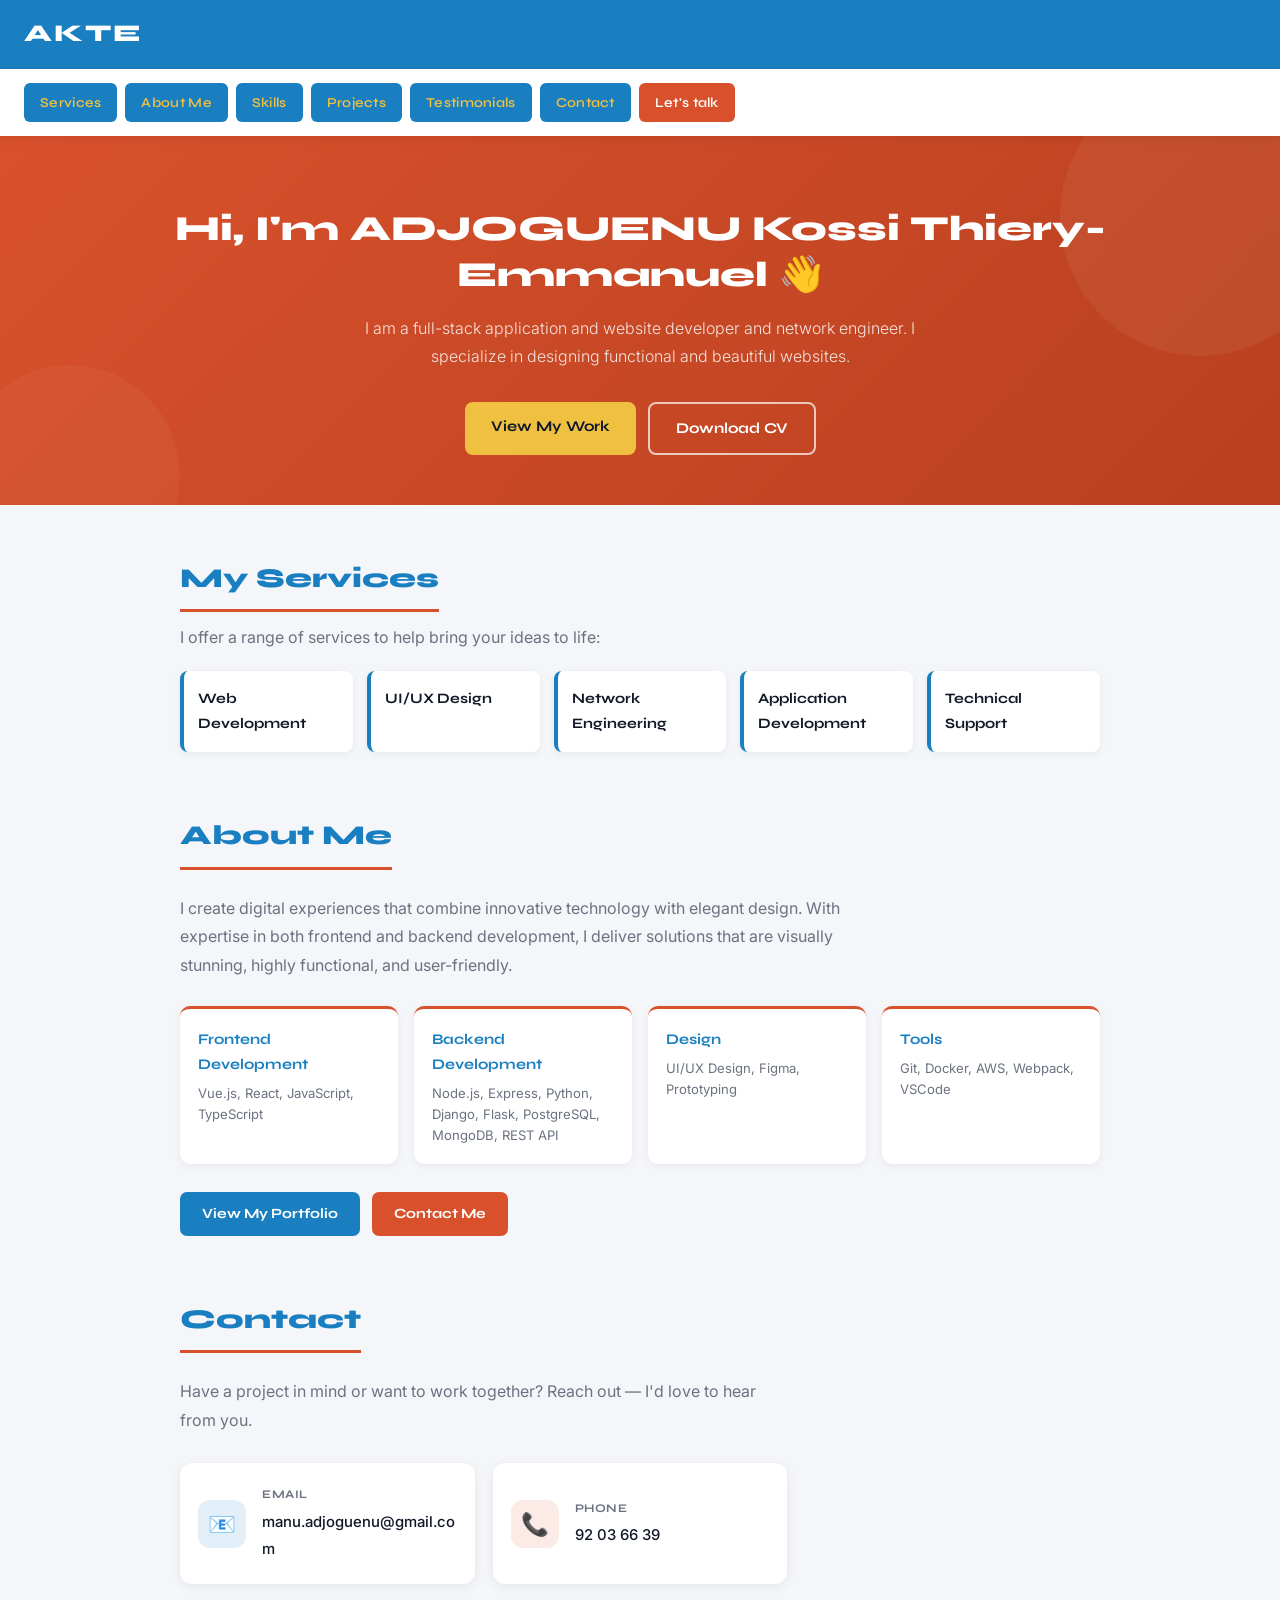
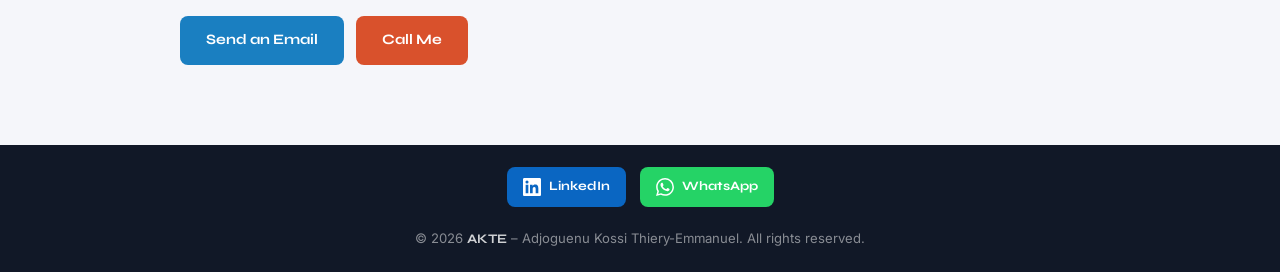
<file: index.html>
<!DOCTYPE html>
<html lang="en">
<head>
    <meta charset="UTF-8">
    <meta name="viewport" content="width=device-width, initial-scale=1.0">
    <title>AKTE – Adjoguenu Kossi Thiery-Emmanuel</title>
    <link href="https://fonts.googleapis.com/css2?family=Syne:wght@400;600;700;800&family=Inter:wght@300;400;500&display=swap" rel="stylesheet">
    <style>
        *, *::before, *::after { box-sizing: border-box; margin: 0; padding: 0; }

        :root {
            --blue: #1a7fc1;
            --blue-dark: #1260a0;
            --orange: #d9512c;
            --orange-dark: #b8401f;
            --yellow: #f0c040;
            --white: #ffffff;
            --light: #f5f6fa;
            --dark: #111827;
            --gray: #6b7280;
        }

        html { scroll-behavior: smooth; }

        body {
            font-family: 'Inter', sans-serif;
            background-color: var(--light);
            color: var(--dark);
            line-height: 1.7;
        }

        /* HEADER */
        header {
            background-color: var(--blue);
            padding: 14px 24px;
            display: flex;
            align-items: center;
            justify-content: space-between;
        }

        header h3 {
            font-family: 'Syne', sans-serif;
            font-size: 1.5rem;
            font-weight: 800;
            color: var(--white);
            letter-spacing: 2px;
        }

        /* HAMBURGER */
        .hamburger {
            display: none;
            flex-direction: column;
            gap: 5px;
            background: none;
            border: none;
            cursor: pointer;
            padding: 4px;
        }

        .hamburger span {
            display: block;
            width: 26px;
            height: 2px;
            background: var(--white);
            border-radius: 2px;
            transition: all 0.3s ease;
        }

        .hamburger.open span:nth-child(1) { transform: translateY(7px) rotate(45deg); }
        .hamburger.open span:nth-child(2) { opacity: 0; }
        .hamburger.open span:nth-child(3) { transform: translateY(-7px) rotate(-45deg); }

        /* NAV */
        nav {
            background-color: var(--white);
            padding: 14px 24px;
            box-shadow: 0 2px 10px rgba(0,0,0,0.08);
            position: sticky;
            top: 0;
            z-index: 100;
        }

        nav ul {
            list-style: none;
            display: flex;
            flex-wrap: wrap;
            gap: 8px;
            align-items: center;
        }

        nav ul li a {
            text-decoration: none;
            background-color: var(--blue);
            color: var(--yellow);
            padding: 8px 16px;
            border-radius: 6px;
            font-family: 'Syne', sans-serif;
            font-weight: 600;
            font-size: 0.85rem;
            letter-spacing: 0.3px;
            display: inline-block;
            transition: background-color 0.2s ease, transform 0.15s ease;
        }

        nav ul li a:hover { background-color: var(--blue-dark); transform: translateY(-2px); }

        nav ul li:last-child a { background-color: var(--orange); color: var(--white); }
        nav ul li:last-child a:hover { background-color: var(--orange-dark); }

        /* MOBILE NAV */
        @media (max-width: 640px) {
            .hamburger { display: flex; }
            nav { padding: 0; }

            nav ul {
                flex-direction: column;
                align-items: stretch;
                gap: 0;
                max-height: 0;
                overflow: hidden;
                transition: max-height 0.35s ease, padding 0.3s ease;
            }

            nav ul.open {
                max-height: 500px;
                padding: 12px 16px 16px;
                gap: 8px;
            }

            nav ul li a { display: block; text-align: center; padding: 10px 16px; }
        }

        /* HERO */
        .hero {
            background: linear-gradient(135deg, var(--orange) 0%, var(--orange-dark) 100%);
            padding: 70px 24px 50px;
            text-align: center;
            position: relative;
            overflow: hidden;
        }

        .hero::before {
            content: '';
            position: absolute;
            top: -60px; right: -60px;
            width: 280px; height: 280px;
            background: rgba(255,255,255,0.05);
            border-radius: 50%;
        }

        .hero::after {
            content: '';
            position: absolute;
            bottom: -80px; left: -40px;
            width: 220px; height: 220px;
            background: rgba(255,255,255,0.04);
            border-radius: 50%;
        }

        .hero h1 {
            font-family: 'Syne', sans-serif;
            font-size: clamp(1.4rem, 5vw, 2.2rem);
            font-weight: 800;
            color: var(--white);
            margin-bottom: 18px;
            line-height: 1.3;
            position: relative;
        }

        .hero .tagline {
            font-size: clamp(0.88rem, 2.5vw, 1rem);
            color: rgba(255,255,255,0.85);
            max-width: 620px;
            margin: 0 auto 32px;
            font-weight: 300;
            position: relative;
        }

        .hero-btns {
            display: flex;
            gap: 12px;
            justify-content: center;
            flex-wrap: wrap;
            position: relative;
        }

        .btn {
            text-decoration: none;
            padding: 12px 26px;
            border-radius: 8px;
            font-family: 'Syne', sans-serif;
            font-weight: 700;
            font-size: 0.93rem;
            display: inline-block;
            transition: transform 0.15s ease, box-shadow 0.15s ease;
        }

        .btn:hover { transform: translateY(-3px); box-shadow: 0 8px 20px rgba(0,0,0,0.2); }
        .btn.primary { background-color: var(--yellow); color: var(--dark); }
        .btn.secondary { background-color: transparent; color: var(--white); border: 2px solid rgba(255,255,255,0.7); }

        /* MAIN */
        main { max-width: 960px; margin: 0 auto; padding: 50px 20px 60px; }

        .section-title {
            font-family: 'Syne', sans-serif;
            font-size: clamp(1.3rem, 4vw, 1.7rem);
            font-weight: 800;
            color: var(--blue);
            margin-bottom: 12px;
            padding-bottom: 8px;
            border-bottom: 3px solid var(--orange);
            display: inline-block;
        }

        /* SERVICES */
        .services-section { margin-bottom: 60px; }
        .services-section > p { color: var(--gray); margin-bottom: 20px; }

        .services-grid {
            display: grid;
            grid-template-columns: repeat(auto-fill, minmax(150px, 1fr));
            gap: 14px;
            list-style: none;
        }

        .services-grid li {
            background: var(--white);
            border-left: 4px solid var(--blue);
            border-radius: 8px;
            padding: 16px 14px;
            box-shadow: 0 2px 8px rgba(0,0,0,0.06);
            transition: transform 0.15s ease;
        }

        .services-grid li:hover { transform: translateY(-4px); }

        .services-grid li h4 {
            font-family: 'Syne', sans-serif;
            font-size: 0.9rem;
            font-weight: 700;
            color: var(--dark);
        }

        /* ABOUT */
        .about-section { margin-bottom: 60px; }

        .about-section > p {
            color: var(--gray);
            margin: 12px 0 26px;
            max-width: 700px;
            line-height: 1.8;
        }

        .skills-grid {
            display: grid;
            grid-template-columns: repeat(auto-fill, minmax(200px, 1fr));
            gap: 16px;
            list-style: none;
            margin-bottom: 28px;
        }

        .skills-grid li {
            background: var(--white);
            border-radius: 10px;
            padding: 18px;
            box-shadow: 0 2px 8px rgba(0,0,0,0.06);
            border-top: 3px solid var(--orange);
        }

        .skills-grid li h4 {
            font-family: 'Syne', sans-serif;
            font-size: 0.92rem;
            font-weight: 700;
            color: var(--blue);
            margin-bottom: 6px;
        }

        .skills-grid li p { font-size: 0.82rem; color: var(--gray); line-height: 1.6; }

        .about-links { display: flex; gap: 12px; flex-wrap: wrap; }

        .about-links a {
            text-decoration: none;
            padding: 10px 22px;
            border-radius: 7px;
            font-family: 'Syne', sans-serif;
            font-weight: 700;
            font-size: 0.88rem;
            transition: transform 0.15s ease;
        }

        .about-links a:hover { transform: translateY(-2px); }
        .about-links a:first-child { background-color: var(--blue); color: var(--white); }
        .about-links a:last-child { background-color: var(--orange); color: var(--white); }

        /* CONTACT */
        .contact-section { margin-bottom: 20px; }

        .contact-section > p {
            color: var(--gray);
            margin: 12px 0 28px;
            max-width: 600px;
            line-height: 1.8;
        }

        .contact-cards {
            display: grid;
            grid-template-columns: repeat(auto-fill, minmax(240px, 1fr));
            gap: 18px;
            margin-bottom: 32px;
        }

        .contact-card {
            background: var(--white);
            border-radius: 12px;
            padding: 22px 18px;
            box-shadow: 0 2px 12px rgba(0,0,0,0.07);
            display: flex;
            align-items: center;
            gap: 16px;
            transition: transform 0.15s ease, box-shadow 0.15s ease;
            text-decoration: none;
            color: inherit;
        }

        .contact-card:hover {
            transform: translateY(-4px);
            box-shadow: 0 8px 24px rgba(0,0,0,0.12);
        }

        .contact-icon {
            width: 48px;
            height: 48px;
            border-radius: 12px;
            display: flex;
            align-items: center;
            justify-content: center;
            flex-shrink: 0;
            font-size: 1.4rem;
        }

        .contact-icon.email { background: rgba(26,127,193,0.12); }
        .contact-icon.phone { background: rgba(217,81,44,0.12); }

        .contact-card-info span {
            display: block;
            font-size: 0.73rem;
            font-family: 'Syne', sans-serif;
            font-weight: 700;
            color: var(--gray);
            text-transform: uppercase;
            letter-spacing: 0.6px;
            margin-bottom: 3px;
        }

        .contact-card-info strong {
            font-size: 0.93rem;
            color: var(--dark);
            font-weight: 500;
            word-break: break-all;
        }

        .contact-cta { display: flex; gap: 12px; flex-wrap: wrap; }

        .contact-cta a {
            text-decoration: none;
            padding: 12px 26px;
            border-radius: 8px;
            font-family: 'Syne', sans-serif;
            font-weight: 700;
            font-size: 0.9rem;
            transition: transform 0.15s ease, box-shadow 0.15s ease;
        }

        .contact-cta a:hover { transform: translateY(-2px); box-shadow: 0 6px 16px rgba(0,0,0,0.15); }
        .contact-cta a.cta-email { background-color: var(--blue); color: var(--white); }
        .contact-cta a.cta-phone { background-color: var(--orange); color: var(--white); }

        /* FOOTER */
        footer {
            background-color: var(--dark);
            color: rgba(255,255,255,0.5);
            text-align: center;
            padding: 22px 20px;
            font-size: 0.82rem;
        }

        footer strong { color: rgba(255,255,255,0.8); font-family: 'Syne', sans-serif; }

        .footer-socials {
            display: flex;
            justify-content: center;
            gap: 14px;
            margin-bottom: 20px;
            flex-wrap: wrap;
        }

        .social-link {
            display: flex;
            align-items: center;
            gap: 8px;
            text-decoration: none;
            padding: 9px 16px;
            border-radius: 8px;
            font-family: 'Syne', sans-serif;
            font-weight: 700;
            font-size: 0.8rem;
            transition: transform 0.15s ease, opacity 0.15s ease;
            color: var(--white);
        }

        .social-link:hover { transform: translateY(-3px); opacity: 0.85; }

        .social-link svg {
            width: 18px;
            height: 18px;
            fill: currentColor;
            flex-shrink: 0;
        }

        .social-link.linkedin { background-color: #0A66C2; }
        .social-link.whatsapp { background-color: #25D366; }

        

        /* RESPONSIVE */
        @media (max-width: 480px) {
            .hero { padding: 50px 18px 40px; }
            main { padding: 36px 16px 48px; }
            .services-grid { grid-template-columns: 1fr 1fr; }
            .skills-grid { grid-template-columns: 1fr; }
            .contact-cards { grid-template-columns: 1fr; }
            .btn { width: 100%; text-align: center; }
            .hero-btns { flex-direction: column; }
            .contact-cta { flex-direction: column; }
            .contact-cta a { text-align: center; }
        }
    </style>
</head>
<body>

    <header>
        <h3>AKTE</h3>
        <button class="hamburger" id="menuBtn" aria-label="Toggle navigation">
            <span></span><span></span><span></span>
        </button>
    </header>

    <nav id="mainNav">
        <ul id="navList">
            <li><a href="#services">Services</a></li>
            <li><a href="#about">About Me</a></li>
            <li><a href="#about">Skills</a></li>
            <li><a href="#contact">Projects</a></li>
            <li><a href="#contact">Testimonials</a></li>
            <li><a href="#contact">Contact</a></li>
            <li><a href="mailto:manu.adjoguenu@gmail.com">Let's talk</a></li>
        </ul>
    </nav>

    <section class="hero">
        <h1>Hi, I'm ADJOGUENU Kossi Thiery-Emmanuel 👋</h1>
        <p class="tagline">I am a full-stack application and website developer and network engineer. I specialize in designing functional and beautiful websites.</p>
        <div class="hero-btns">
            <a href="#about" class="btn primary">View My Work</a>
            <a href="CV_DEVELOPPEURWEB_EMMANUELADJOGUENU.pdf" download="CV_EMMANUEL_ADJOGUENU.pdf" class="btn secondary">Download CV</a>
        </div>
    </section>

    <main>

        <article class="services-section" id="services">
            <h2 class="section-title">My Services</h2>
            <p>I offer a range of services to help bring your ideas to life:</p>
            <ul class="services-grid">
                <li><h4>Web Development</h4></li>
                <li><h4>UI/UX Design</h4></li>
                <li><h4>Network Engineering</h4></li>
                <li><h4>Application Development</h4></li>
                <li><h4>Technical Support</h4></li>
            </ul>
        </article>

        <article class="about-section" id="about">
            <h2 class="section-title">About Me</h2>
            <p>I create digital experiences that combine innovative technology with elegant design. With expertise in both frontend and backend development, I deliver solutions that are visually stunning, highly functional, and user-friendly.</p>
            <ul class="skills-grid">
                <li>
                    <h4>Frontend Development</h4>
                    <p>Vue.js, React, JavaScript, TypeScript</p>
                </li>
                <li>
                    <h4>Backend Development</h4>
                    <p>Node.js, Express, Python, Django, Flask, PostgreSQL, MongoDB, REST API</p>
                </li>
                <li>
                    <h4>Design</h4>
                    <p>UI/UX Design, Figma, Prototyping</p>
                </li>
                <li>
                    <h4>Tools</h4>
                    <p>Git, Docker, AWS, Webpack, VSCode</p>
                </li>
            </ul>
            <div class="about-links">
                <a href="#">View My Portfolio</a>
                <a href="#contact">Contact Me</a>
            </div>
        </article>

        <article class="contact-section" id="contact">
            <h2 class="section-title">Contact</h2>
            <p>Have a project in mind or want to work together? Reach out — I'd love to hear from you.</p>

            <div class="contact-cards">
                <a class="contact-card" href="mailto:manu.adjoguenu@gmail.com">
                    <div class="contact-icon email">📧</div>
                    <div class="contact-card-info">
                        <span>Email</span>
                        <strong>manu.adjoguenu@gmail.com</strong>
                    </div>
                </a>
                <a class="contact-card" href="tel:+22892036639">
                    <div class="contact-icon phone">📞</div>
                    <div class="contact-card-info">
                        <span>Phone</span>
                        <strong>92 03 66 39</strong>
                    </div>
                </a>
            </div>

            <div class="contact-cta">
                <a class="cta-email" href="mailto:manu.adjoguenu@gmail.com">Send an Email</a>
                <a class="cta-phone" href="tel:+22892036639">Call Me</a>
                
            </div>
        </article>

    </main>

    <footer>
        <div class="footer-socials">
            <a class="social-link linkedin" href="https://linkedin.com/in/emmanuel-adjoguenu" target="_blank" rel="noopener">
                <svg viewBox="0 0 24 24" xmlns="http://www.w3.org/2000/svg"><path d="M20.447 20.452h-3.554v-5.569c0-1.328-.027-3.037-1.852-3.037-1.853 0-2.136 1.445-2.136 2.939v5.667H9.351V9h3.414v1.561h.046c.477-.9 1.637-1.85 3.37-1.85 3.601 0 4.267 2.37 4.267 5.455v6.286zM5.337 7.433a2.062 2.062 0 0 1-2.063-2.065 2.064 2.064 0 1 1 2.063 2.065zm1.782 13.019H3.555V9h3.564v11.452zM22.225 0H1.771C.792 0 0 .774 0 1.729v20.542C0 23.227.792 24 1.771 24h20.451C23.2 24 24 23.227 24 22.271V1.729C24 .774 23.2 0 22.222 0h.003z"/></svg>
                LinkedIn
            </a>
            
            <a class="social-link whatsapp" href="https://wa.me/22892036639" target="_blank" rel="noopener">
                <svg viewBox="0 0 24 24" xmlns="http://www.w3.org/2000/svg"><path d="M17.472 14.382c-.297-.149-1.758-.867-2.03-.967-.273-.099-.471-.148-.67.15-.197.297-.767.966-.94 1.164-.173.199-.347.223-.644.075-.297-.15-1.255-.463-2.39-1.475-.883-.788-1.48-1.761-1.653-2.059-.173-.297-.018-.458.13-.606.134-.133.298-.347.446-.52.149-.174.198-.298.298-.497.099-.198.05-.371-.025-.52-.075-.149-.669-1.612-.916-2.207-.242-.579-.487-.5-.669-.51-.173-.008-.371-.01-.57-.01-.198 0-.52.074-.792.372-.272.297-1.04 1.016-1.04 2.479 0 1.462 1.065 2.875 1.213 3.074.149.198 2.096 3.2 5.077 4.487.709.306 1.262.489 1.694.625.712.227 1.36.195 1.871.118.571-.085 1.758-.719 2.006-1.413.248-.694.248-1.289.173-1.413-.074-.124-.272-.198-.57-.347m-5.421 7.403h-.004a9.87 9.87 0 0 1-5.031-1.378l-.361-.214-3.741.982.998-3.648-.235-.374a9.86 9.86 0 0 1-1.51-5.26c.001-5.45 4.436-9.884 9.888-9.884 2.64 0 5.122 1.03 6.988 2.898a9.825 9.825 0 0 1 2.893 6.994c-.003 5.45-4.437 9.884-9.885 9.884m8.413-18.297A11.815 11.815 0 0 0 12.05 0C5.495 0 .16 5.335.157 11.892c0 2.096.547 4.142 1.588 5.945L.057 24l6.305-1.654a11.882 11.882 0 0 0 5.683 1.448h.005c6.554 0 11.89-5.335 11.893-11.893a11.821 11.821 0 0 0-3.48-8.413z"/></svg>
                WhatsApp
            </a>
            
        </div>

        <div class="footer-divider">
        <p>© 2026 <strong>AKTE</strong> – Adjoguenu Kossi Thiery-Emmanuel. All rights reserved.</p>
        </div>
    </footer>

    <script>
        const btn = document.getElementById('menuBtn');
        const list = document.getElementById('navList');

        btn.addEventListener('click', () => {
            btn.classList.toggle('open');
            list.classList.toggle('open');
        });

        list.querySelectorAll('a').forEach(link => {
            link.addEventListener('click', () => {
                btn.classList.remove('open');
                list.classList.remove('open');
            });
        });
    </script>

</body>
</html>
</file>
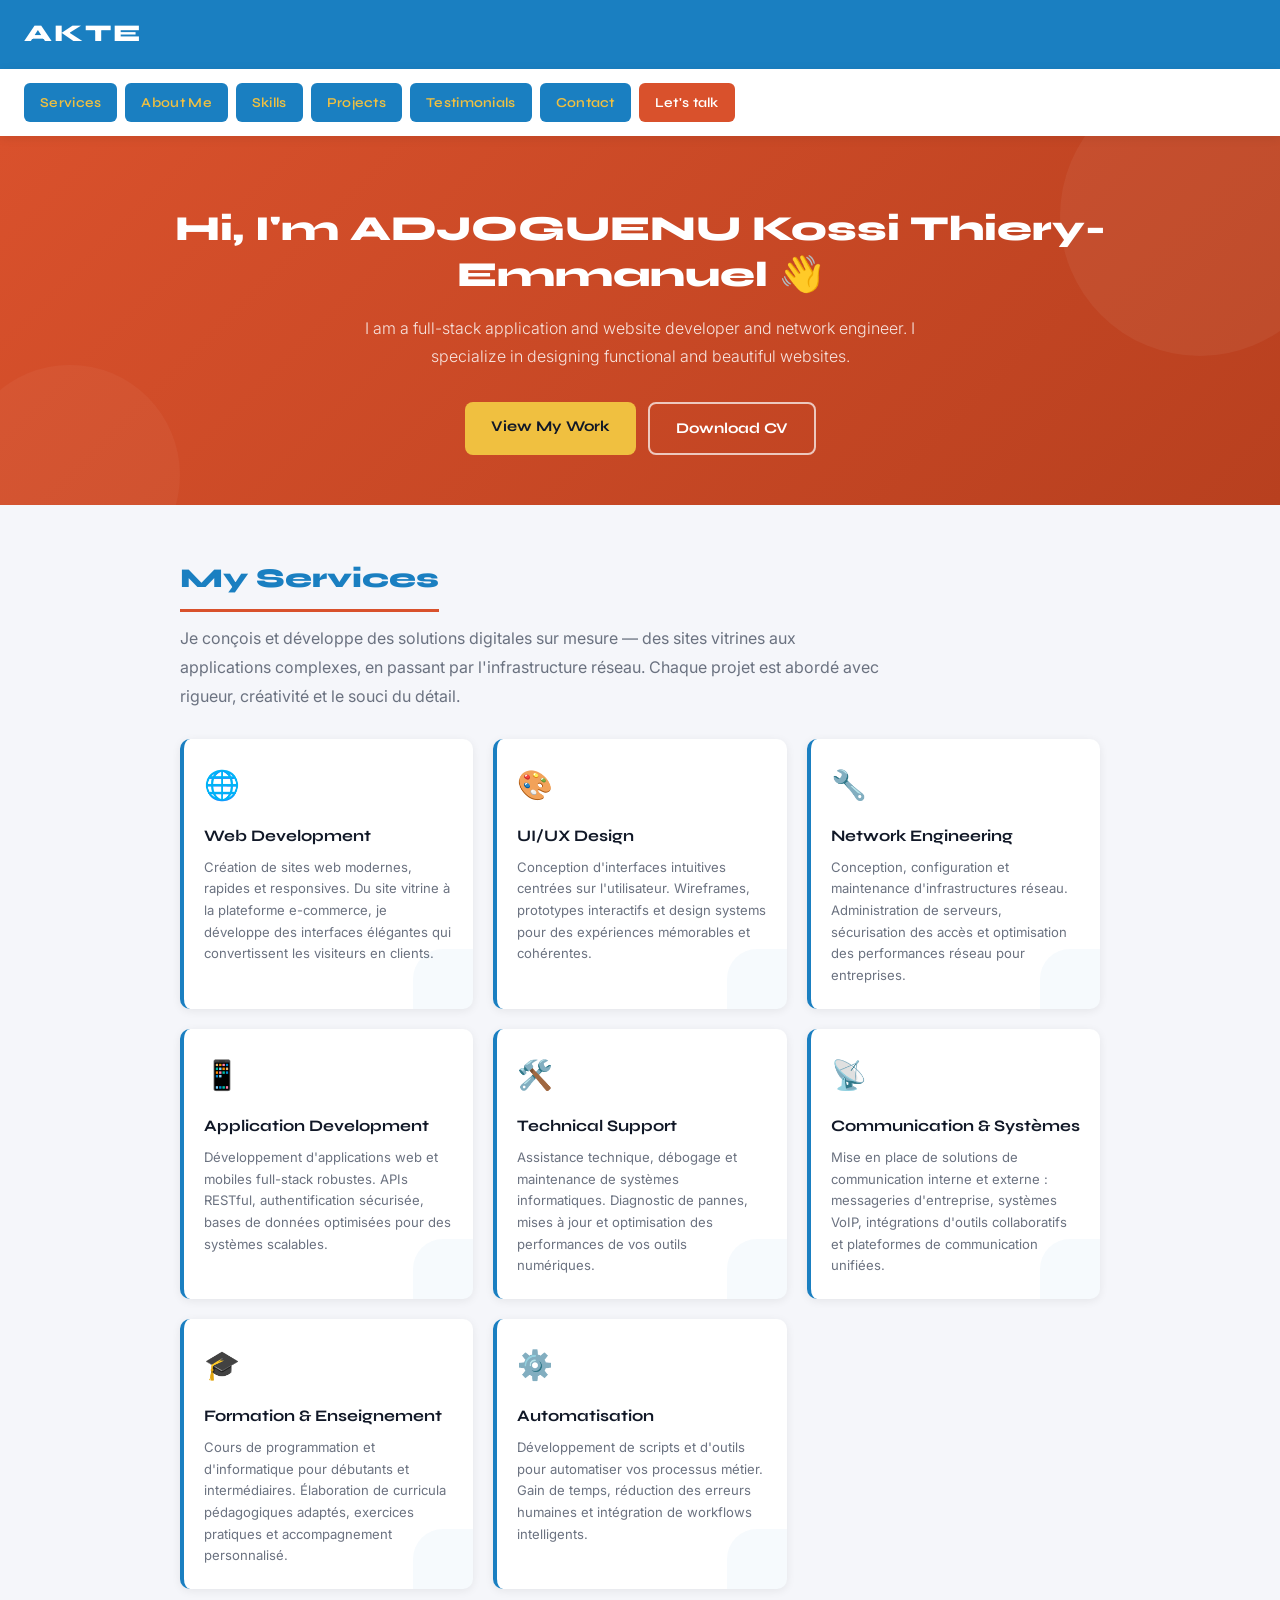
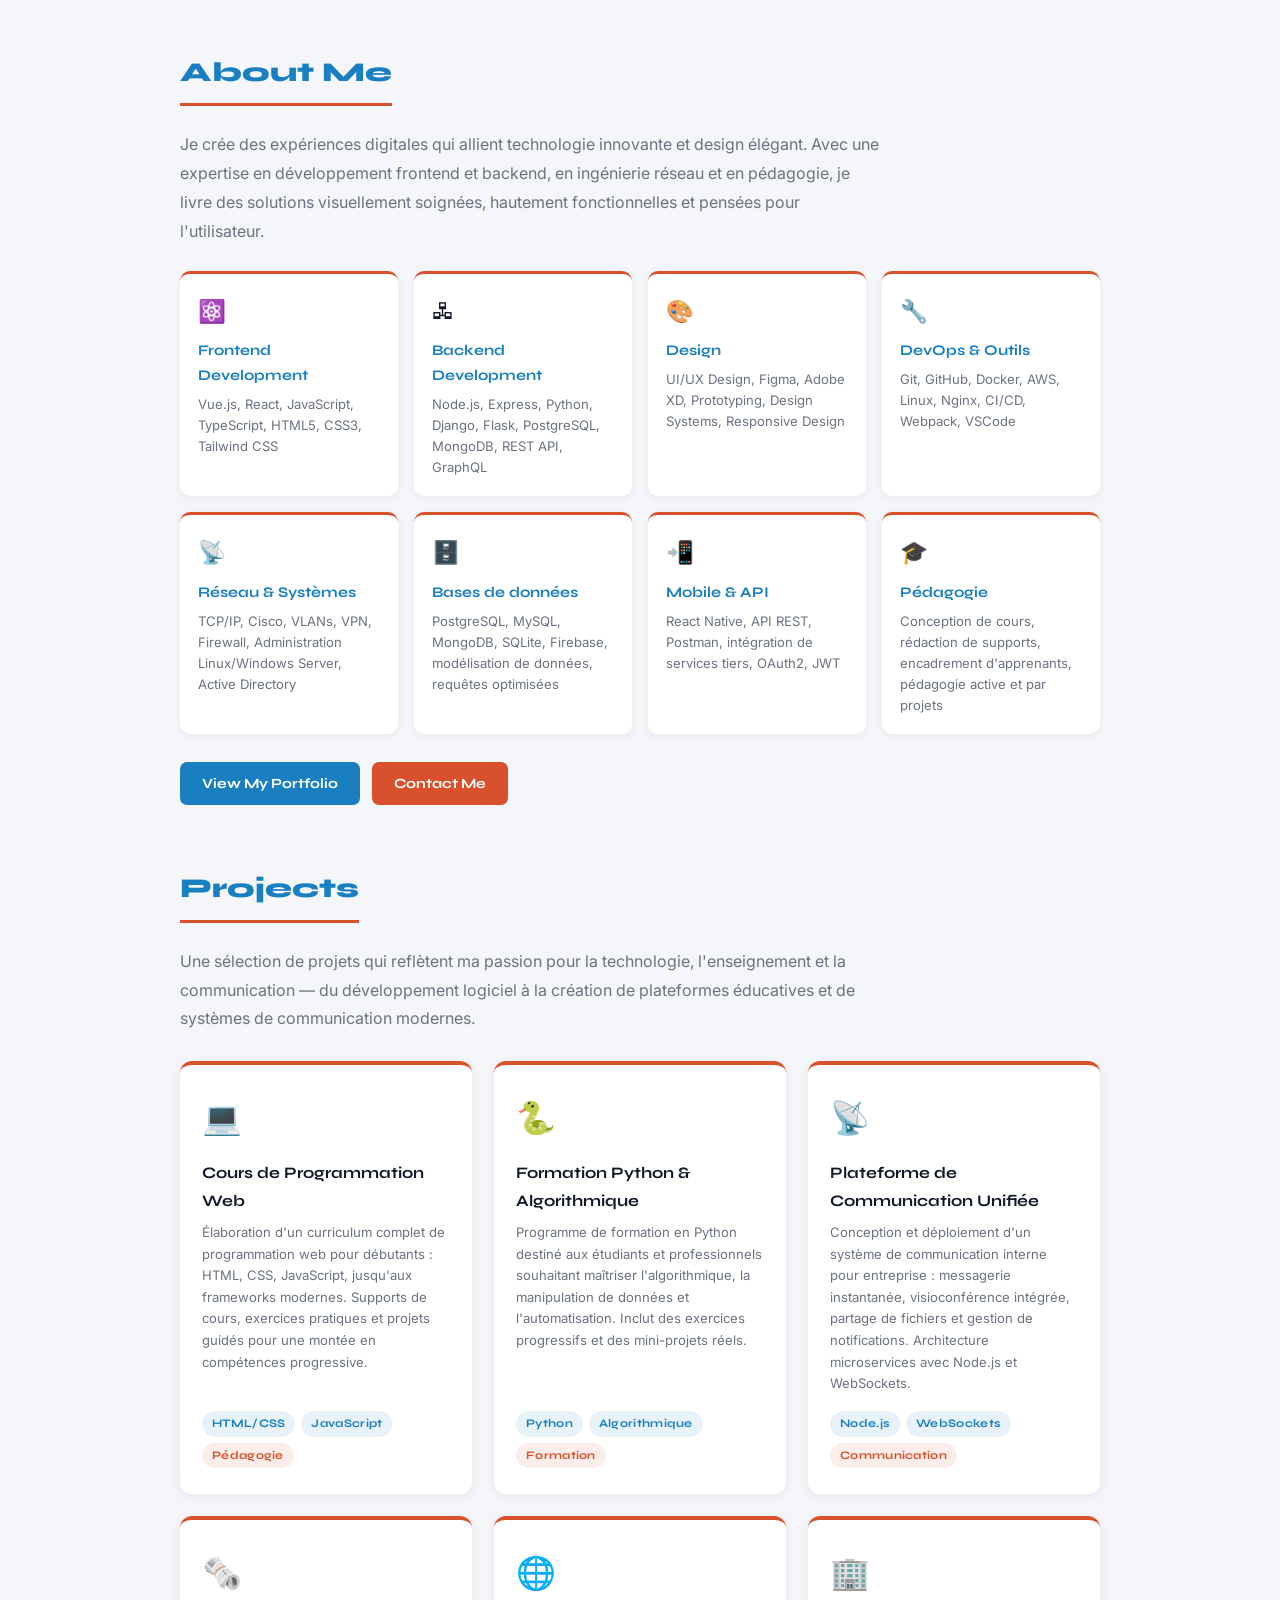
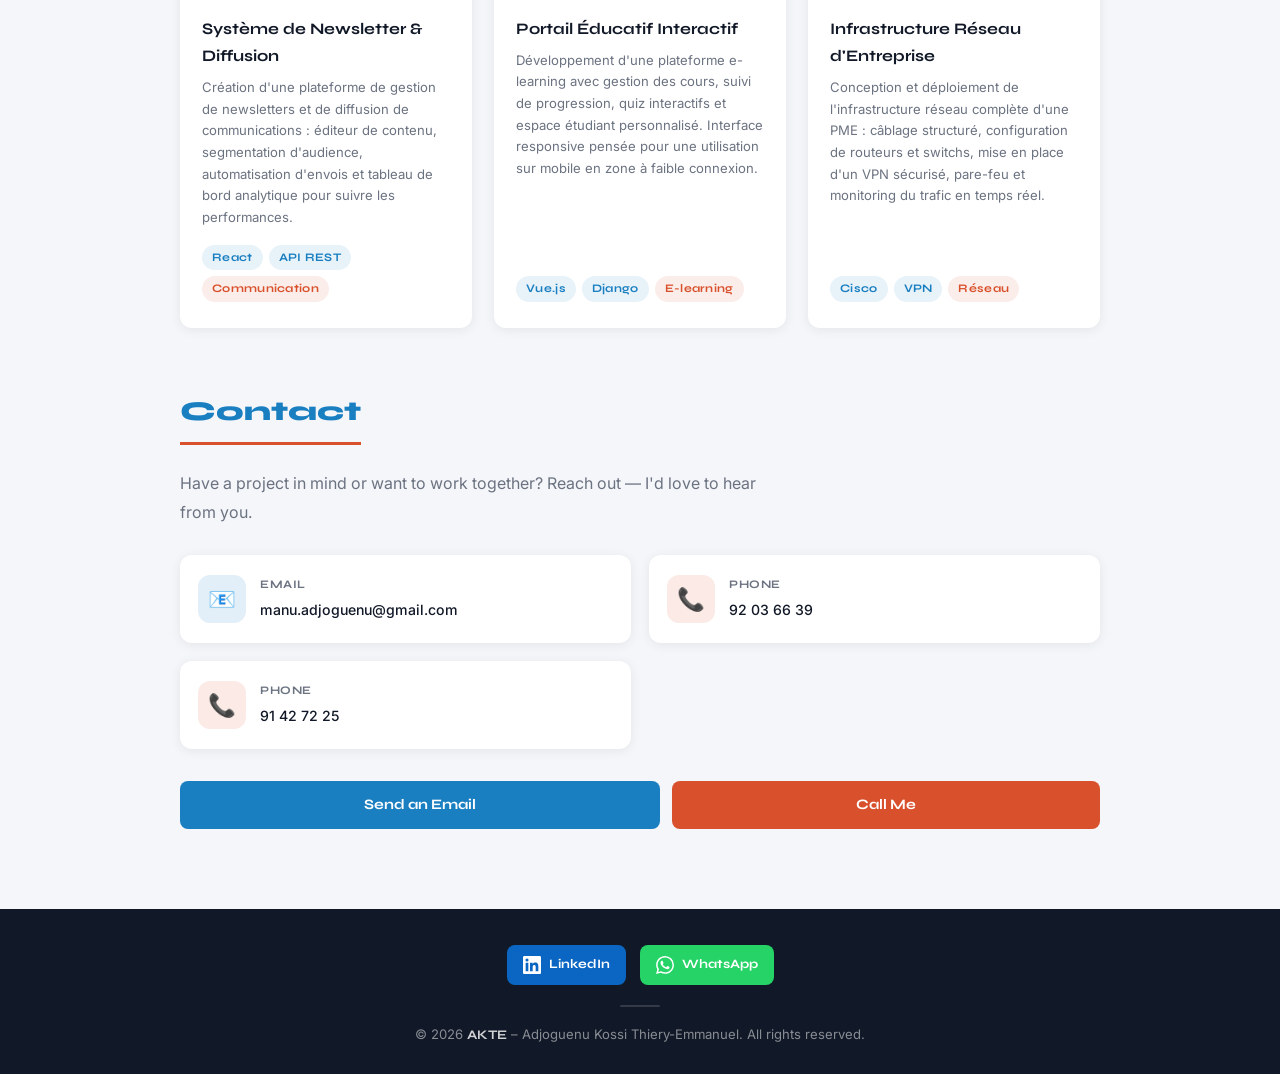
<file: portfoliowh/portfolio2.1.html>
<!DOCTYPE html>
<html lang="en">
<head>
    <meta charset="UTF-8">
    <meta name="viewport" content="width=device-width, initial-scale=1.0">
    <title>AKTE – Adjoguenu Kossi Thiery-Emmanuel</title>
    <link href="https://fonts.googleapis.com/css2?family=Syne:wght@400;600;700;800&family=Inter:wght@300;400;500&display=swap" rel="stylesheet">
    <style>
        *, *::before, *::after { box-sizing: border-box; margin: 0; padding: 0; }

        :root {
            --blue: #1a7fc1;
            --blue-dark: #1260a0;
            --orange: #d9512c;
            --orange-dark: #b8401f;
            --yellow: #f0c040;
            --white: #ffffff;
            --light: #f5f6fa;
            --dark: #111827;
            --gray: #6b7280;
        }

        html { scroll-behavior: smooth; }

        body {
            font-family: 'Inter', sans-serif;
            background-color: var(--light);
            color: var(--dark);
            line-height: 1.7;
        }

        /* HEADER */
        header {
            background-color: var(--blue);
            padding: 14px 24px;
            display: flex;
            align-items: center;
            justify-content: space-between;
        }

        header h3 {
            font-family: 'Syne', sans-serif;
            font-size: 1.5rem;
            font-weight: 800;
            color: var(--white);
            letter-spacing: 2px;
        }

        /* HAMBURGER */
        .hamburger {
            display: none;
            flex-direction: column;
            gap: 5px;
            background: none;
            border: none;
            cursor: pointer;
            padding: 4px;
        }

        .hamburger span {
            display: block;
            width: 26px;
            height: 2px;
            background: var(--white);
            border-radius: 2px;
            transition: all 0.3s ease;
        }

        .hamburger.open span:nth-child(1) { transform: translateY(7px) rotate(45deg); }
        .hamburger.open span:nth-child(2) { opacity: 0; }
        .hamburger.open span:nth-child(3) { transform: translateY(-7px) rotate(-45deg); }

        /* NAV */
        nav {
            background-color: var(--white);
            padding: 14px 24px;
            box-shadow: 0 2px 10px rgba(0,0,0,0.08);
            position: sticky;
            top: 0;
            z-index: 100;
        }

        nav ul {
            list-style: none;
            display: flex;
            flex-wrap: wrap;
            gap: 8px;
            align-items: center;
        }

        nav ul li a {
            text-decoration: none;
            background-color: var(--blue);
            color: var(--yellow);
            padding: 8px 16px;
            border-radius: 6px;
            font-family: 'Syne', sans-serif;
            font-weight: 600;
            font-size: 0.85rem;
            letter-spacing: 0.3px;
            display: inline-block;
            transition: background-color 0.2s ease, transform 0.15s ease;
        }

        nav ul li a:hover { background-color: var(--blue-dark); transform: translateY(-2px); }

        nav ul li:last-child a { background-color: var(--orange); color: var(--white); }
        nav ul li:last-child a:hover { background-color: var(--orange-dark); }

        /* MOBILE NAV */
        @media (max-width: 640px) {
            .hamburger { display: flex; }
            nav { padding: 0; }

            nav ul {
                flex-direction: column;
                align-items: stretch;
                gap: 0;
                max-height: 0;
                overflow: hidden;
                transition: max-height 0.35s ease, padding 0.3s ease;
            }

            nav ul.open {
                max-height: 500px;
                padding: 12px 16px 16px;
                gap: 8px;
            }

            nav ul li a { display: block; text-align: center; padding: 10px 16px; }
        }

        /* HERO */
        .hero {
            background: linear-gradient(135deg, var(--orange) 0%, var(--orange-dark) 100%);
            padding: 70px 24px 50px;
            text-align: center;
            position: relative;
            overflow: hidden;
        }

        .hero::before {
            content: '';
            position: absolute;
            top: -60px; right: -60px;
            width: 280px; height: 280px;
            background: rgba(255,255,255,0.05);
            border-radius: 50%;
        }

        .hero::after {
            content: '';
            position: absolute;
            bottom: -80px; left: -40px;
            width: 220px; height: 220px;
            background: rgba(255,255,255,0.04);
            border-radius: 50%;
        }

        .hero h1 {
            font-family: 'Syne', sans-serif;
            font-size: clamp(1.4rem, 5vw, 2.2rem);
            font-weight: 800;
            color: var(--white);
            margin-bottom: 18px;
            line-height: 1.3;
            position: relative;
        }

        .hero .tagline {
            font-size: clamp(0.88rem, 2.5vw, 1rem);
            color: rgba(255,255,255,0.85);
            max-width: 620px;
            margin: 0 auto 32px;
            font-weight: 300;
            position: relative;
        }

        .hero-btns {
            display: flex;
            gap: 12px;
            justify-content: center;
            flex-wrap: wrap;
            position: relative;
        }

        .btn {
            text-decoration: none;
            padding: 12px 26px;
            border-radius: 8px;
            font-family: 'Syne', sans-serif;
            font-weight: 700;
            font-size: 0.93rem;
            display: inline-block;
            transition: transform 0.15s ease, box-shadow 0.15s ease;
        }

        .btn:hover { transform: translateY(-3px); box-shadow: 0 8px 20px rgba(0,0,0,0.2); }
        .btn.primary { background-color: var(--yellow); color: var(--dark); }
        .btn.secondary { background-color: transparent; color: var(--white); border: 2px solid rgba(255,255,255,0.7); }

        /* MAIN */
        main { max-width: 960px; margin: 0 auto; padding: 50px 20px 60px; }

        .section-title {
            font-family: 'Syne', sans-serif;
            font-size: clamp(1.3rem, 4vw, 1.7rem);
            font-weight: 800;
            color: var(--blue);
            margin-bottom: 12px;
            padding-bottom: 8px;
            border-bottom: 3px solid var(--orange);
            display: inline-block;
        }

        /* SERVICES */
        .services-section { margin-bottom: 60px; }
        .services-section > p { color: var(--gray); margin-bottom: 28px; max-width: 700px; line-height: 1.8; }

        .services-grid {
            display: grid;
            grid-template-columns: repeat(auto-fill, minmax(260px, 1fr));
            gap: 20px;
            list-style: none;
        }

        .services-grid li {
            background: var(--white);
            border-left: 4px solid var(--blue);
            border-radius: 10px;
            padding: 22px 20px;
            box-shadow: 0 2px 10px rgba(0,0,0,0.07);
            transition: transform 0.2s ease, box-shadow 0.2s ease;
            position: relative;
            overflow: hidden;
        }

        .services-grid li::after {
            content: '';
            position: absolute;
            bottom: 0; right: 0;
            width: 60px; height: 60px;
            background: rgba(26,127,193,0.04);
            border-radius: 50% 0 0 0;
        }

        .services-grid li:hover { transform: translateY(-5px); box-shadow: 0 10px 24px rgba(0,0,0,0.12); }

        .service-icon {
            font-size: 1.8rem;
            margin-bottom: 12px;
            display: block;
        }

        .services-grid li h4 {
            font-family: 'Syne', sans-serif;
            font-size: 1rem;
            font-weight: 700;
            color: var(--dark);
            margin-bottom: 8px;
        }

        .services-grid li p {
            font-size: 0.82rem;
            color: var(--gray);
            line-height: 1.65;
        }

        /* PROJECTS */
        .projects-section { margin-bottom: 60px; }
        .projects-section > p { color: var(--gray); margin: 12px 0 28px; max-width: 700px; line-height: 1.8; }

        .projects-grid {
            display: grid;
            grid-template-columns: repeat(auto-fill, minmax(280px, 1fr));
            gap: 22px;
            list-style: none;
        }

        .project-card {
            background: var(--white);
            border-radius: 12px;
            padding: 26px 22px;
            box-shadow: 0 2px 12px rgba(0,0,0,0.07);
            transition: transform 0.2s ease, box-shadow 0.2s ease;
            border-top: 4px solid var(--orange);
            display: flex;
            flex-direction: column;
        }

        .project-card:hover { transform: translateY(-6px); box-shadow: 0 12px 28px rgba(0,0,0,0.12); }

        .project-emoji {
            font-size: 2rem;
            margin-bottom: 14px;
            display: block;
        }

        .project-card h4 {
            font-family: 'Syne', sans-serif;
            font-size: 1rem;
            font-weight: 700;
            color: var(--dark);
            margin-bottom: 8px;
        }

        .project-card p {
            font-size: 0.82rem;
            color: var(--gray);
            line-height: 1.65;
            flex: 1;
            margin-bottom: 16px;
        }

        .project-tags {
            display: flex;
            flex-wrap: wrap;
            gap: 6px;
        }

        .project-tag {
            background: rgba(26,127,193,0.1);
            color: var(--blue);
            font-size: 0.72rem;
            font-family: 'Syne', sans-serif;
            font-weight: 700;
            padding: 3px 10px;
            border-radius: 20px;
            letter-spacing: 0.3px;
        }

        .project-tag.orange {
            background: rgba(217,81,44,0.1);
            color: var(--orange);
        }

        /* ABOUT */
        .about-section { margin-bottom: 60px; }

        .about-section > p {
            color: var(--gray);
            margin: 12px 0 26px;
            max-width: 700px;
            line-height: 1.8;
        }

        .skills-grid {
            display: grid;
            grid-template-columns: repeat(auto-fill, minmax(200px, 1fr));
            gap: 16px;
            list-style: none;
            margin-bottom: 28px;
        }

        .skills-grid li {
            background: var(--white);
            border-radius: 10px;
            padding: 18px;
            box-shadow: 0 2px 8px rgba(0,0,0,0.06);
            border-top: 3px solid var(--orange);
            transition: transform 0.15s ease;
        }

        .skills-grid li:hover { transform: translateY(-4px); }

        .skill-icon {
            font-size: 1.4rem;
            margin-bottom: 8px;
            display: block;
        }

        .skills-grid li h4 {
            font-family: 'Syne', sans-serif;
            font-size: 0.92rem;
            font-weight: 700;
            color: var(--blue);
            margin-bottom: 6px;
        }

        .skills-grid li p { font-size: 0.82rem; color: var(--gray); line-height: 1.6; }

        .about-links { display: flex; gap: 12px; flex-wrap: wrap; }

        .about-links a {
            text-decoration: none;
            padding: 10px 22px;
            border-radius: 7px;
            font-family: 'Syne', sans-serif;
            font-weight: 700;
            font-size: 0.88rem;
            transition: transform 0.15s ease;
        }

        .about-links a:hover { transform: translateY(-2px); }
        .about-links a:first-child { background-color: var(--blue); color: var(--white); }
        .about-links a:last-child { background-color: var(--orange); color: var(--white); }

        /* CONTACT */
        .contact-section { margin-bottom: 20px; }

        .contact-section > p {
            color: var(--gray);
            margin: 12px 0 28px;
            max-width: 600px;
            line-height: 1.8;
        }

        .contact-cards {
            display: grid;
            grid-template-columns: repeat(2, 1fr);
            gap: 18px;
            margin-bottom: 32px;
        }

        @media (max-width: 560px) {
            .contact-cards { grid-template-columns: 1fr; }
        }

        .contact-card {
            background: var(--white);
            border-radius: 12px;
            padding: 20px 18px;
            box-shadow: 0 2px 12px rgba(0,0,0,0.07);
            display: flex;
            align-items: center;
            gap: 14px;
            transition: transform 0.15s ease, box-shadow 0.15s ease;
            text-decoration: none;
            color: inherit;
            min-width: 0;
        }

        .contact-card:hover {
            transform: translateY(-4px);
            box-shadow: 0 8px 24px rgba(0,0,0,0.12);
        }

        .contact-icon {
            width: 48px;
            height: 48px;
            border-radius: 12px;
            display: flex;
            align-items: center;
            justify-content: center;
            flex-shrink: 0;
            font-size: 1.4rem;
        }

        .contact-icon.email { background: rgba(26,127,193,0.12); }
        .contact-icon.phone { background: rgba(217,81,44,0.12); }

        .contact-card-info {
            min-width: 0;
            overflow: hidden;
        }

        .contact-card-info span {
            display: block;
            font-size: 0.72rem;
            font-family: 'Syne', sans-serif;
            font-weight: 700;
            color: var(--gray);
            text-transform: uppercase;
            letter-spacing: 0.6px;
            margin-bottom: 3px;
        }

        .contact-card-info strong {
            font-size: 0.88rem;
            color: var(--dark);
            font-weight: 500;
            word-break: break-all;
            white-space: nowrap;
            overflow: hidden;
            text-overflow: ellipsis;
            display: block;
        }

        .contact-cta {
            display: flex;
            gap: 12px;
            flex-wrap: wrap;
        }

        .contact-cta a {
            text-decoration: none;
            padding: 12px 26px;
            border-radius: 8px;
            font-family: 'Syne', sans-serif;
            font-weight: 700;
            font-size: 0.9rem;
            transition: transform 0.15s ease, box-shadow 0.15s ease;
            flex: 1 1 auto;
            text-align: center;
            min-width: 140px;
        }

        .contact-cta a:hover { transform: translateY(-2px); box-shadow: 0 6px 16px rgba(0,0,0,0.15); }
        .contact-cta a.cta-email { background-color: var(--blue); color: var(--white); }
        .contact-cta a.cta-phone { background-color: var(--orange); color: var(--white); }

        /* FOOTER */
        footer {
            background-color: var(--dark);
            color: rgba(255,255,255,0.5);
            text-align: center;
            padding: 36px 20px 28px;
            font-size: 0.82rem;
        }

        footer strong { color: rgba(255,255,255,0.8); font-family: 'Syne', sans-serif; }

        .footer-socials {
            display: flex;
            justify-content: center;
            gap: 14px;
            margin-bottom: 20px;
            flex-wrap: wrap;
        }

        .social-link {
            display: flex;
            align-items: center;
            gap: 8px;
            text-decoration: none;
            padding: 9px 16px;
            border-radius: 8px;
            font-family: 'Syne', sans-serif;
            font-weight: 700;
            font-size: 0.8rem;
            transition: transform 0.15s ease, opacity 0.15s ease;
            color: var(--white);
        }

        .social-link:hover { transform: translateY(-3px); opacity: 0.85; }

        .social-link svg {
            width: 18px;
            height: 18px;
            fill: currentColor;
            flex-shrink: 0;
        }

        .social-link.linkedin { background-color: #0A66C2; }
        .social-link.instagram { background: linear-gradient(135deg, #833ab4, #fd1d1d, #fcb045); }
        .social-link.whatsapp { background-color: #25D366; }
        .social-link.twitter { background-color: #000000; }

        .footer-divider {
            width: 40px;
            height: 2px;
            background: rgba(255,255,255,0.15);
            margin: 0 auto 16px;
            border-radius: 2px;
        }

        @media (max-width: 480px) {
            .footer-socials { gap: 10px; }
            .social-link { padding: 8px 12px; font-size: 0.75rem; }
        }

        /* RESPONSIVE */
        @media (max-width: 480px) {
            .hero { padding: 50px 18px 40px; }
            main { padding: 36px 16px 48px; }
            .services-grid { grid-template-columns: 1fr; }
            .skills-grid { grid-template-columns: 1fr; }
            .projects-grid { grid-template-columns: 1fr; }
            .contact-cards { grid-template-columns: 1fr; }
            .btn { width: 100%; text-align: center; }
            .hero-btns { flex-direction: column; }
            .contact-cta { flex-direction: column; }
            .contact-cta a { text-align: center; }
        }
    </style>
</head>
<body>

    <header>
        <h3>AKTE</h3>
        <button class="hamburger" id="menuBtn" aria-label="Toggle navigation">
            <span></span><span></span><span></span>
        </button>
    </header>

    <nav id="mainNav">
        <ul id="navList">
            <li><a href="#services">Services</a></li>
            <li><a href="#about">About Me</a></li>
            <li><a href="#about">Skills</a></li>
            <li><a href="#projects">Projects</a></li>
            <li><a href="#contact">Testimonials</a></li>
            <li><a href="#contact">Contact</a></li>
            <li><a href="mailto:manu.adjoguenu@gmail.com">Let's talk</a></li>
        </ul>
    </nav>

    <section class="hero">
        <h1>Hi, I'm ADJOGUENU Kossi Thiery-Emmanuel 👋</h1>
        <p class="tagline">I am a full-stack application and website developer and network engineer. I specialize in designing functional and beautiful websites.</p>
        <div class="hero-btns">
            <a href="#about" class="btn primary">View My Work</a>
            <a href="#" class="btn secondary">Download CV</a>
        </div>
    </section>

    <main>

        <article class="services-section" id="services">
            <h2 class="section-title">My Services</h2>
            <p>Je conçois et développe des solutions digitales sur mesure — des sites vitrines aux applications complexes, en passant par l'infrastructure réseau. Chaque projet est abordé avec rigueur, créativité et le souci du détail.</p>
            <ul class="services-grid">
                <li>
                    <span class="service-icon">🌐</span>
                    <h4>Web Development</h4>
                    <p>Création de sites web modernes, rapides et responsives. Du site vitrine à la plateforme e-commerce, je développe des interfaces élégantes qui convertissent les visiteurs en clients.</p>
                </li>
                <li>
                    <span class="service-icon">🎨</span>
                    <h4>UI/UX Design</h4>
                    <p>Conception d'interfaces intuitives centrées sur l'utilisateur. Wireframes, prototypes interactifs et design systems pour des expériences mémorables et cohérentes.</p>
                </li>
                <li>
                    <span class="service-icon">🔧</span>
                    <h4>Network Engineering</h4>
                    <p>Conception, configuration et maintenance d'infrastructures réseau. Administration de serveurs, sécurisation des accès et optimisation des performances réseau pour entreprises.</p>
                </li>
                <li>
                    <span class="service-icon">📱</span>
                    <h4>Application Development</h4>
                    <p>Développement d'applications web et mobiles full-stack robustes. APIs RESTful, authentification sécurisée, bases de données optimisées pour des systèmes scalables.</p>
                </li>
                <li>
                    <span class="service-icon">🛠️</span>
                    <h4>Technical Support</h4>
                    <p>Assistance technique, débogage et maintenance de systèmes informatiques. Diagnostic de pannes, mises à jour et optimisation des performances de vos outils numériques.</p>
                </li>
                <li>
                    <span class="service-icon">📡</span>
                    <h4>Communication & Systèmes</h4>
                    <p>Mise en place de solutions de communication interne et externe : messageries d'entreprise, systèmes VoIP, intégrations d'outils collaboratifs et plateformes de communication unifiées.</p>
                </li>
                <li>
                    <span class="service-icon">🎓</span>
                    <h4>Formation & Enseignement</h4>
                    <p>Cours de programmation et d'informatique pour débutants et intermédiaires. Élaboration de curricula pédagogiques adaptés, exercices pratiques et accompagnement personnalisé.</p>
                </li>
                <li>
                    <span class="service-icon">⚙️</span>
                    <h4>Automatisation</h4>
                    <p>Développement de scripts et d'outils pour automatiser vos processus métier. Gain de temps, réduction des erreurs humaines et intégration de workflows intelligents.</p>
                </li>
            </ul>
        </article>

        <article class="about-section" id="about">
            <h2 class="section-title">About Me</h2>
            <p>Je crée des expériences digitales qui allient technologie innovante et design élégant. Avec une expertise en développement frontend et backend, en ingénierie réseau et en pédagogie, je livre des solutions visuellement soignées, hautement fonctionnelles et pensées pour l'utilisateur.</p>
            <ul class="skills-grid">
                <li>
                    <span class="skill-icon">⚛️</span>
                    <h4>Frontend Development</h4>
                    <p>Vue.js, React, JavaScript, TypeScript, HTML5, CSS3, Tailwind CSS</p>
                </li>
                <li>
                    <span class="skill-icon">🖧</span>
                    <h4>Backend Development</h4>
                    <p>Node.js, Express, Python, Django, Flask, PostgreSQL, MongoDB, REST API, GraphQL</p>
                </li>
                <li>
                    <span class="skill-icon">🎨</span>
                    <h4>Design</h4>
                    <p>UI/UX Design, Figma, Adobe XD, Prototyping, Design Systems, Responsive Design</p>
                </li>
                <li>
                    <span class="skill-icon">🔧</span>
                    <h4>DevOps & Outils</h4>
                    <p>Git, GitHub, Docker, AWS, Linux, Nginx, CI/CD, Webpack, VSCode</p>
                </li>
                <li>
                    <span class="skill-icon">📡</span>
                    <h4>Réseau & Systèmes</h4>
                    <p>TCP/IP, Cisco, VLANs, VPN, Firewall, Administration Linux/Windows Server, Active Directory</p>
                </li>
                <li>
                    <span class="skill-icon">🗄️</span>
                    <h4>Bases de données</h4>
                    <p>PostgreSQL, MySQL, MongoDB, SQLite, Firebase, modélisation de données, requêtes optimisées</p>
                </li>
                <li>
                    <span class="skill-icon">📲</span>
                    <h4>Mobile & API</h4>
                    <p>React Native, API REST, Postman, intégration de services tiers, OAuth2, JWT</p>
                </li>
                <li>
                    <span class="skill-icon">🎓</span>
                    <h4>Pédagogie</h4>
                    <p>Conception de cours, rédaction de supports, encadrement d'apprenants, pédagogie active et par projets</p>
                </li>
            </ul>
            <div class="about-links">
                <a href="#">View My Portfolio</a>
                <a href="#contact">Contact Me</a>
            </div>
        </article>

        <article class="projects-section" id="projects">
            <h2 class="section-title">Projects</h2>
            <p>Une sélection de projets qui reflètent ma passion pour la technologie, l'enseignement et la communication — du développement logiciel à la création de plateformes éducatives et de systèmes de communication modernes.</p>
            <ul class="projects-grid">
                <li class="project-card">
                    <span class="project-emoji">💻</span>
                    <h4>Cours de Programmation Web</h4>
                    <p>Élaboration d'un curriculum complet de programmation web pour débutants : HTML, CSS, JavaScript, jusqu'aux frameworks modernes. Supports de cours, exercices pratiques et projets guidés pour une montée en compétences progressive.</p>
                    <div class="project-tags">
                        <span class="project-tag">HTML/CSS</span>
                        <span class="project-tag">JavaScript</span>
                        <span class="project-tag orange">Pédagogie</span>
                    </div>
                </li>
                <li class="project-card">
                    <span class="project-emoji">🐍</span>
                    <h4>Formation Python & Algorithmique</h4>
                    <p>Programme de formation en Python destiné aux étudiants et professionnels souhaitant maîtriser l'algorithmique, la manipulation de données et l'automatisation. Inclut des exercices progressifs et des mini-projets réels.</p>
                    <div class="project-tags">
                        <span class="project-tag">Python</span>
                        <span class="project-tag">Algorithmique</span>
                        <span class="project-tag orange">Formation</span>
                    </div>
                </li>
                <li class="project-card">
                    <span class="project-emoji">📡</span>
                    <h4>Plateforme de Communication Unifiée</h4>
                    <p>Conception et déploiement d'un système de communication interne pour entreprise : messagerie instantanée, visioconférence intégrée, partage de fichiers et gestion de notifications. Architecture microservices avec Node.js et WebSockets.</p>
                    <div class="project-tags">
                        <span class="project-tag">Node.js</span>
                        <span class="project-tag">WebSockets</span>
                        <span class="project-tag orange">Communication</span>
                    </div>
                </li>
                <li class="project-card">
                    <span class="project-emoji">🗞️</span>
                    <h4>Système de Newsletter & Diffusion</h4>
                    <p>Création d'une plateforme de gestion de newsletters et de diffusion de communications : éditeur de contenu, segmentation d'audience, automatisation d'envois et tableau de bord analytique pour suivre les performances.</p>
                    <div class="project-tags">
                        <span class="project-tag">React</span>
                        <span class="project-tag">API REST</span>
                        <span class="project-tag orange">Communication</span>
                    </div>
                </li>
                <li class="project-card">
                    <span class="project-emoji">🌐</span>
                    <h4>Portail Éducatif Interactif</h4>
                    <p>Développement d'une plateforme e-learning avec gestion des cours, suivi de progression, quiz interactifs et espace étudiant personnalisé. Interface responsive pensée pour une utilisation sur mobile en zone à faible connexion.</p>
                    <div class="project-tags">
                        <span class="project-tag">Vue.js</span>
                        <span class="project-tag">Django</span>
                        <span class="project-tag orange">E-learning</span>
                    </div>
                </li>
                <li class="project-card">
                    <span class="project-emoji">🏢</span>
                    <h4>Infrastructure Réseau d'Entreprise</h4>
                    <p>Conception et déploiement de l'infrastructure réseau complète d'une PME : câblage structuré, configuration de routeurs et switchs, mise en place d'un VPN sécurisé, pare-feu et monitoring du trafic en temps réel.</p>
                    <div class="project-tags">
                        <span class="project-tag">Cisco</span>
                        <span class="project-tag">VPN</span>
                        <span class="project-tag orange">Réseau</span>
                    </div>
                </li>
            </ul>
        </article>

        <article class="contact-section" id="contact">
            <h2 class="section-title">Contact</h2>
            <p>Have a project in mind or want to work together? Reach out — I'd love to hear from you.</p>

            <div class="contact-cards">
                <a class="contact-card" href="mailto:manu.adjoguenu@gmail.com">
                    <div class="contact-icon email">📧</div>
                    <div class="contact-card-info">
                        <span>Email</span>
                        <strong>manu.adjoguenu@gmail.com</strong>
                    </div>
                </a>
                <a class="contact-card" href="tel:+22892036639">
                    <div class="contact-icon phone">📞</div>
                    <div class="contact-card-info">
                        <span>Phone</span>
                        <strong>92 03 66 39</strong>
                    </div>
                </a>
                <a class="contact-card" href="tel:+22891427225">
                    <div class="contact-icon phone">📞</div>
                    <div class="contact-card-info">
                        <span>Phone</span>
                        <strong>91 42 72 25</strong>
                    </div>
                </a>
            </div>

            <div class="contact-cta">
                <a class="cta-email" href="mailto:manu.adjoguenu@gmail.com">Send an Email</a>
                <a class="cta-phone" href="tel:+22891427225">Call Me</a>
            </div>
        </article>

    </main>

    <footer>
        <div class="footer-socials">
            <a class="social-link linkedin" href="https://linkedin.com/in/emmanuel-adjoguenu" target="_blank" rel="noopener">
                <svg viewBox="0 0 24 24" xmlns="http://www.w3.org/2000/svg"><path d="M20.447 20.452h-3.554v-5.569c0-1.328-.027-3.037-1.852-3.037-1.853 0-2.136 1.445-2.136 2.939v5.667H9.351V9h3.414v1.561h.046c.477-.9 1.637-1.85 3.37-1.85 3.601 0 4.267 2.37 4.267 5.455v6.286zM5.337 7.433a2.062 2.062 0 0 1-2.063-2.065 2.064 2.064 0 1 1 2.063 2.065zm1.782 13.019H3.555V9h3.564v11.452zM22.225 0H1.771C.792 0 0 .774 0 1.729v20.542C0 23.227.792 24 1.771 24h20.451C23.2 24 24 23.227 24 22.271V1.729C24 .774 23.2 0 22.222 0h.003z"/></svg>
                LinkedIn
            </a>
            
            <a class="social-link whatsapp" href="https://wa.me/22891427225" target="_blank" rel="noopener">
                <svg viewBox="0 0 24 24" xmlns="http://www.w3.org/2000/svg"><path d="M17.472 14.382c-.297-.149-1.758-.867-2.03-.967-.273-.099-.471-.148-.67.15-.197.297-.767.966-.94 1.164-.173.199-.347.223-.644.075-.297-.15-1.255-.463-2.39-1.475-.883-.788-1.48-1.761-1.653-2.059-.173-.297-.018-.458.13-.606.134-.133.298-.347.446-.52.149-.174.198-.298.298-.497.099-.198.05-.371-.025-.52-.075-.149-.669-1.612-.916-2.207-.242-.579-.487-.5-.669-.51-.173-.008-.371-.01-.57-.01-.198 0-.52.074-.792.372-.272.297-1.04 1.016-1.04 2.479 0 1.462 1.065 2.875 1.213 3.074.149.198 2.096 3.2 5.077 4.487.709.306 1.262.489 1.694.625.712.227 1.36.195 1.871.118.571-.085 1.758-.719 2.006-1.413.248-.694.248-1.289.173-1.413-.074-.124-.272-.198-.57-.347m-5.421 7.403h-.004a9.87 9.87 0 0 1-5.031-1.378l-.361-.214-3.741.982.998-3.648-.235-.374a9.86 9.86 0 0 1-1.51-5.26c.001-5.45 4.436-9.884 9.888-9.884 2.64 0 5.122 1.03 6.988 2.898a9.825 9.825 0 0 1 2.893 6.994c-.003 5.45-4.437 9.884-9.885 9.884m8.413-18.297A11.815 11.815 0 0 0 12.05 0C5.495 0 .16 5.335.157 11.892c0 2.096.547 4.142 1.588 5.945L.057 24l6.305-1.654a11.882 11.882 0 0 0 5.683 1.448h.005c6.554 0 11.89-5.335 11.893-11.893a11.821 11.821 0 0 0-3.48-8.413z"/></svg>
                WhatsApp
            </a>

            
        </div>
        <div class="footer-divider"></div>
        <p>© 2026 <strong>AKTE</strong> – Adjoguenu Kossi Thiery-Emmanuel. All rights reserved.</p>
    </footer>

    <script>
        const btn = document.getElementById('menuBtn');
        const list = document.getElementById('navList');

        btn.addEventListener('click', () => {
            btn.classList.toggle('open');
            list.classList.toggle('open');
        });

        list.querySelectorAll('a').forEach(link => {
            link.addEventListener('click', () => {
                btn.classList.remove('open');
                list.classList.remove('open');
            });
        });
    </script>

</body>
</html>
</file>
